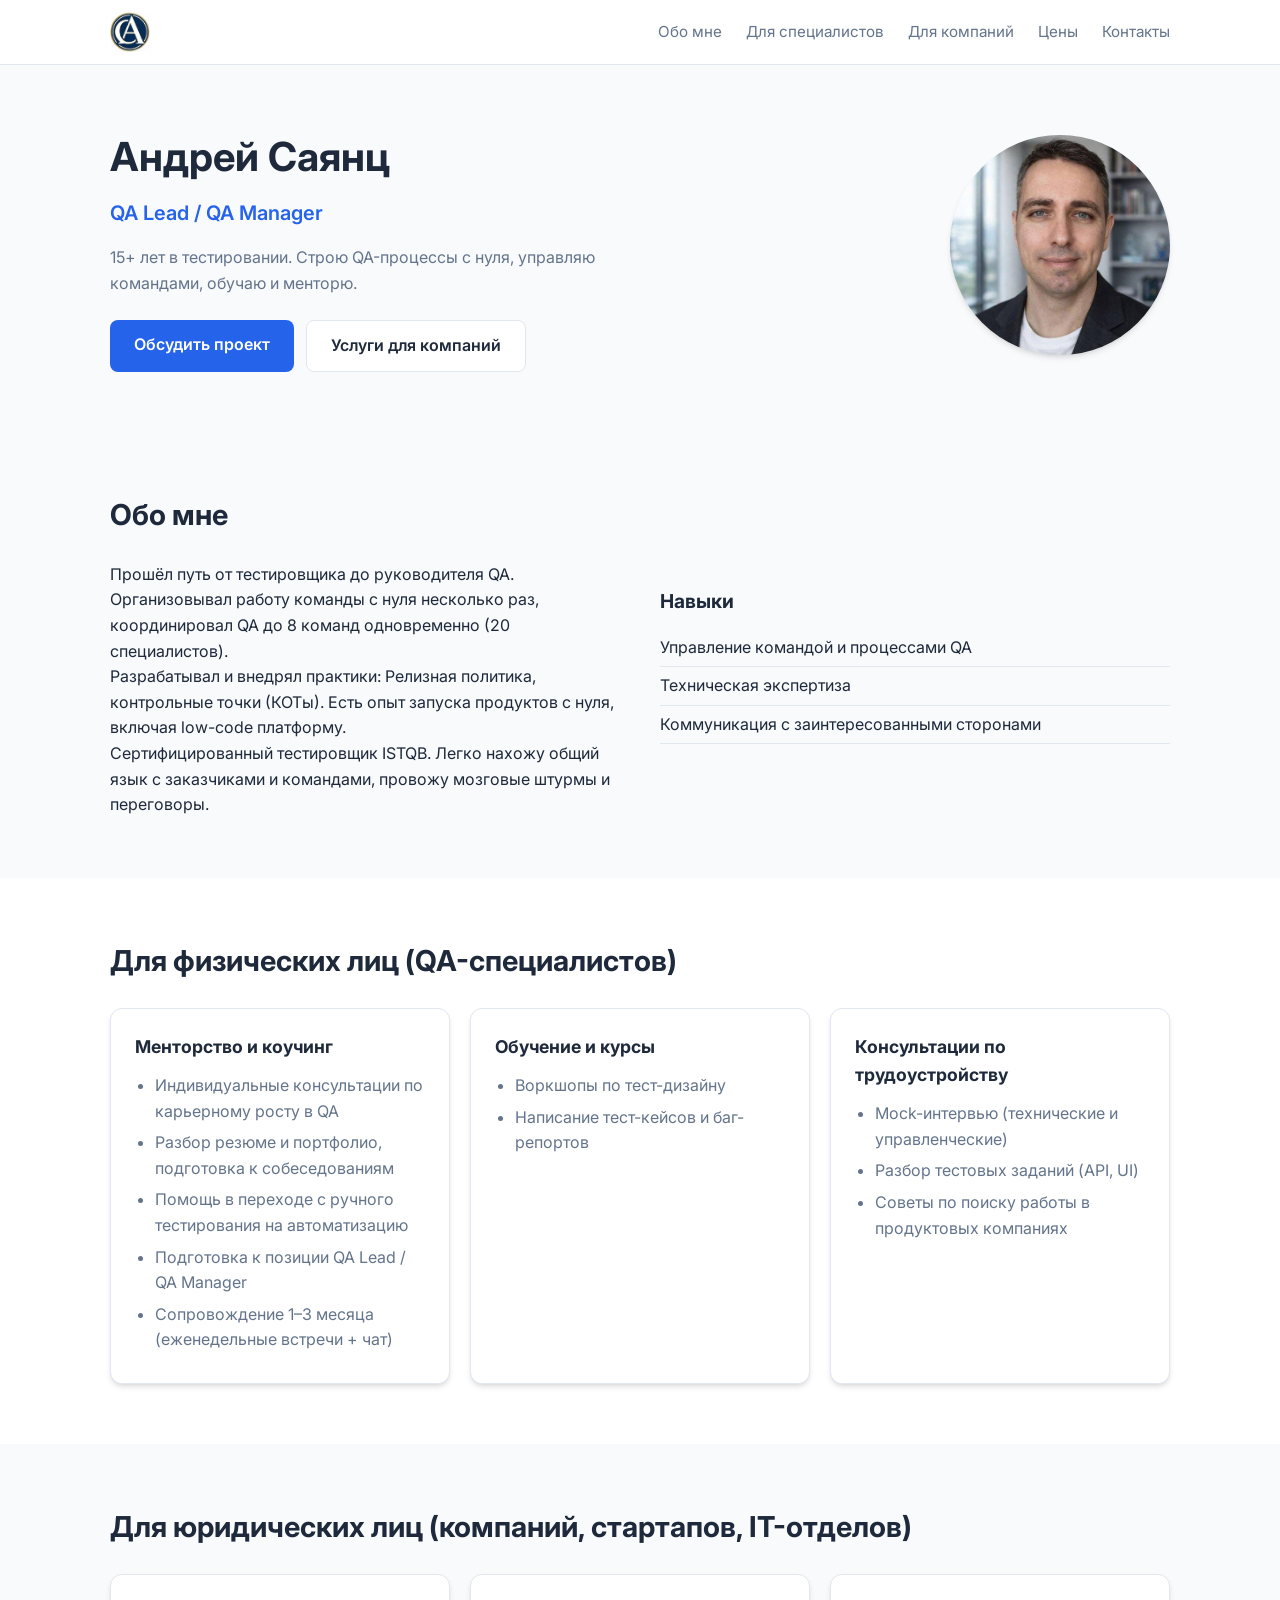
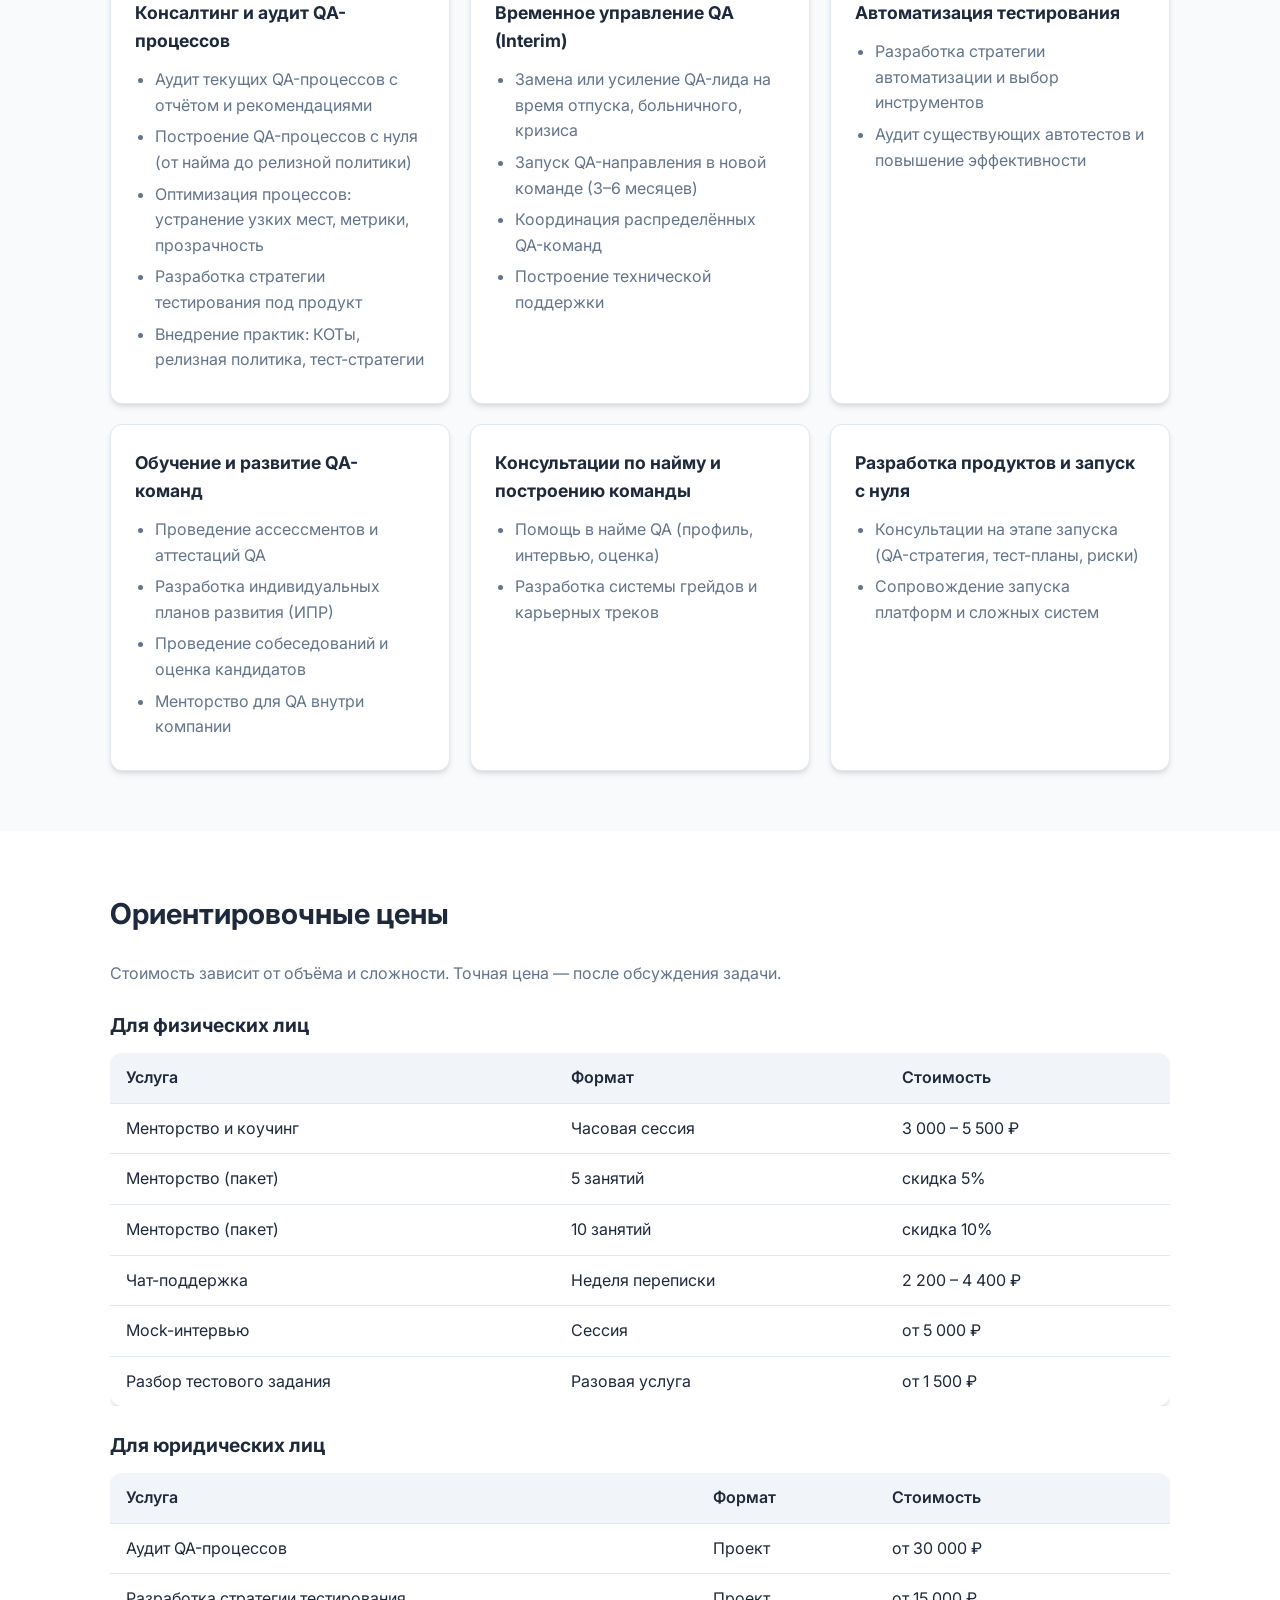
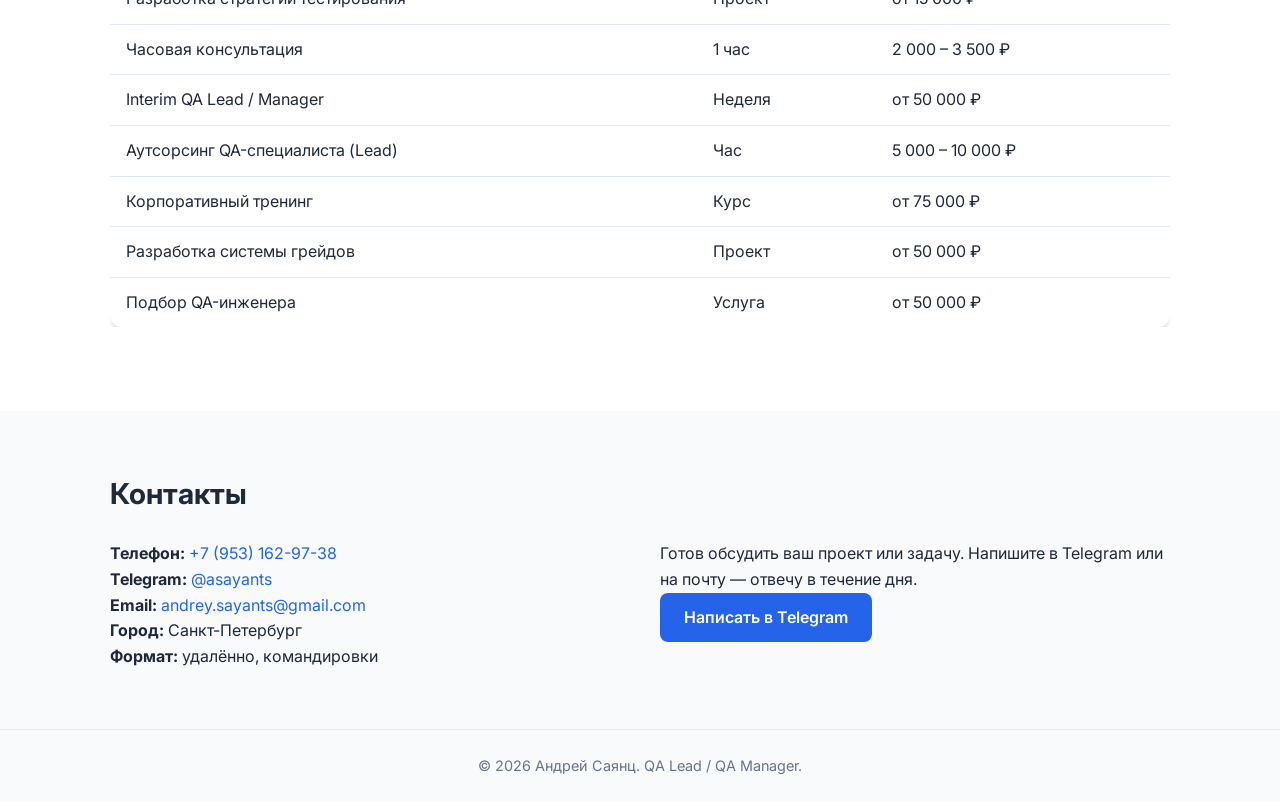
<file: index.html>
<!DOCTYPE html>
<html lang="ru">
<head>
  <meta charset="UTF-8">
  <meta name="viewport" content="width=device-width, initial-scale=1.0">
  <title>Андрей Саянц — QA Lead / QA Manager | Консалтинг и менторство</title>
  <meta name="description" content="Независимый QA-консультант. 15+ лет опыта. Аудит QA, построение процессов, менторство, автоматизация, обучение команд.">
  <link rel="stylesheet" href="style.css">
  <link rel="preconnect" href="https://fonts.googleapis.com">
  <link rel="preconnect" href="https://fonts.gstatic.com" crossorigin>
  <link href="https://fonts.googleapis.com/css2?family=Inter:wght@400;500;600;700&display=swap" rel="stylesheet">
  <link rel="icon" href="favicon.ico" type="image/x-icon">
</head>
<body>
  <header class="header">
    <div class="container header-container">
      <a href="#" class="logo">
      <img src="images/logoSAsmall.png" alt="Логотип Андрея Саянца">
      </a>
      <nav class="nav">
        <a href="#about">Обо мне</a>
        <a href="#services-b2c">Для специалистов</a>
        <a href="#services-b2b">Для компаний</a>
        <a href="#pricing">Цены</a>
        <a href="#contacts">Контакты</a>
      </nav>
      <button class="burger" aria-label="Меню">
        <span></span><span></span><span></span>
      </button>
    </div>
  </header>

  <main>
    <section class="hero">
      <div class="container hero-container">
        <div class="hero-text">
          <h1>Андрей Саянц</h1>
          <p class="subtitle">QA Lead / QA Manager</p>
          <p class="tagline">15+ лет в тестировании. Строю QA-процессы с нуля, управляю командами, обучаю и менторю.</p>
          <div class="hero-actions">
            <a href="#contacts" class="btn btn-primary">Обсудить проект</a>
            <a href="#services-b2b" class="btn btn-outline">Услуги для компаний</a>
          </div>
        </div>
        <div class="hero-image">
          <img src="images/avatar.jpg" alt="Андрей Саянц" class="avatar" onerror="this.style.display='none'">
        </div>
      </div>
    </section>

    <section id="about" class="section">
      <div class="container">
        <h2>Обо мне</h2>
        <div class="about-grid">
          <div>
            <p>Прошёл путь от тестировщика до руководителя QA. Организовывал работу команды с нуля несколько раз, координировал QA до 8 команд одновременно (20 специалистов).</p>
            <p>Разрабатывал и внедрял практики: Релизная политика, контрольные точки (КОТы). Есть опыт запуска продуктов с нуля, включая low-code платформу.</p>
            <p>Сертифицированный тестировщик ISTQB. Легко нахожу общий язык с заказчиками и командами, провожу мозговые штурмы и переговоры.</p>
          </div>
          <div>
            <h3>Навыки</h3>
            <ul class="skills">
              <li>Управление командой и процессами QA</li>
              <li>Техническая экспертиза</li>
              <li>Коммуникация с заинтересованными сторонами</li>
            </ul>
          </div>
        </div>
      </div>
    </section>

    <section id="services-b2c" class="section section-alt">
      <div class="container">
        <h2>Для физических лиц (QA-специалистов)</h2>
        <div class="cards">
          <div class="card">
            <h3>Менторство и коучинг</h3>
            <ul>
              <li>Индивидуальные консультации по карьерному росту в QA</li>
              <li>Разбор резюме и портфолио, подготовка к собеседованиям</li>
              <li>Помощь в переходе с ручного тестирования на автоматизацию</li>
              <li>Подготовка к позиции QA Lead / QA Manager</li>
              <li>Сопровождение 1–3 месяца (еженедельные встречи + чат)</li>
            </ul>
          </div>
          <div class="card">
            <h3>Обучение и курсы</h3>
            <ul>
              <li>Воркшопы по тест-дизайну</li>
              <li>Написание тест-кейсов и баг-репортов</li>              
            </ul>
          </div>
          <div class="card">
            <h3>Консультации по трудоустройству</h3>
            <ul>
              <li>Mock-интервью (технические и управленческие)</li>
              <li>Разбор тестовых заданий (API, UI)</li>
              <li>Советы по поиску работы в продуктовых компаниях</li>
            </ul>
          </div>
        </div>
      </div>
    </section>

    <section id="services-b2b" class="section">
      <div class="container">
        <h2>Для юридических лиц (компаний, стартапов, IT-отделов)</h2>
        <div class="cards">
          <div class="card">
            <h3>Консалтинг и аудит QA-процессов</h3>
            <ul>
              <li>Аудит текущих QA-процессов с отчётом и рекомендациями</li>
              <li>Построение QA-процессов с нуля (от найма до релизной политики)</li>
              <li>Оптимизация процессов: устранение узких мест, метрики, прозрачность</li>
              <li>Разработка стратегии тестирования под продукт</li>
              <li>Внедрение практик: КОТы, релизная политика, тест-стратегии</li>
            </ul>
          </div>
          <div class="card">
            <h3>Временное управление QA (Interim)</h3>
            <ul>
              <li>Замена или усиление QA-лида на время отпуска, больничного, кризиса</li>
              <li>Запуск QA-направления в новой команде (3–6 месяцев)</li>
              <li>Координация распределённых QA-команд</li>
              <li>Построение технической поддержки</li>
            </ul>
          </div>
          <div class="card">
            <h3>Автоматизация тестирования</h3>
            <ul>
              <li>Разработка стратегии автоматизации и выбор инструментов</li>
              <li>Аудит существующих автотестов и повышение эффективности</li>
            </ul>
          </div>
          <div class="card">
            <h3>Обучение и развитие QA-команд</h3>
            <ul>
              <li>Проведение ассессментов и аттестаций QA</li>
              <li>Разработка индивидуальных планов развития (ИПР)</li>
              <li>Проведение собеседований и оценка кандидатов</li>
              <li>Менторство для QA внутри компании</li>
            </ul>
          </div>
          <div class="card">
            <h3>Консультации по найму и построению команды</h3>
            <ul>
              <li>Помощь в найме QA (профиль, интервью, оценка)</li>
              <li>Разработка системы грейдов и карьерных треков</li>
            </ul>
          </div>
          <div class="card">
            <h3>Разработка продуктов и запуск с нуля</h3>
            <ul>
              <li>Консультации на этапе запуска (QA-стратегия, тест-планы, риски)</li>
              <li>Сопровождение запуска платформ и сложных систем</li>
            </ul>
          </div>
        </div>
      </div>
    </section>

    <section id="pricing" class="section section-alt">
      <div class="container">
        <h2>Ориентировочные цены</h2>
        <p class="pricing-note">Стоимость зависит от объёма и сложности. Точная цена — после обсуждения задачи.</p>
        <h3>Для физических лиц</h3>
        <div class="table-wrap">
          <table>
            <thead><tr><th>Услуга</th><th>Формат</th><th>Стоимость</th></tr></thead>
            <tbody>
              <tr><td>Менторство и коучинг</td><td>Часовая сессия</td><td>3 000 – 5 500 ₽</td></tr>
              <tr><td>Менторство (пакет)</td><td>5 занятий</td><td>скидка 5%</td></tr>
              <tr><td>Менторство (пакет)</td><td>10 занятий</td><td>скидка 10%</td></tr>
              <tr><td>Чат-поддержка</td><td>Неделя переписки</td><td>2 200 – 4 400 ₽</td></tr>
              <tr><td>Mock-интервью</td><td>Сессия</td><td>от 5 000 ₽</td></tr>
              <tr><td>Разбор тестового задания</td><td>Разовая услуга</td><td>от 1 500 ₽</td></tr>
            </tbody>
          </table>
        </div>
        <h3>Для юридических лиц</h3>
        <div class="table-wrap">
          <table>
            <thead><tr><th>Услуга</th><th>Формат</th><th>Стоимость</th></tr></thead>
            <tbody>
              <tr><td>Аудит QA-процессов</td><td>Проект</td><td>от 30 000 ₽</td></tr>
              <tr><td>Разработка стратегии тестирования</td><td>Проект</td><td>от 15 000 ₽</td></tr>
              <tr><td>Часовая консультация</td><td>1 час</td><td>2 000 – 3 500 ₽</td></tr>
              <tr><td>Interim QA Lead / Manager</td><td>Неделя</td><td>от 50 000 ₽</td></tr>
              <tr><td>Аутсорсинг QA-специалиста (Lead)</td><td>Час</td><td>5 000 – 10 000 ₽</td></tr>
              <tr><td>Корпоративный тренинг</td><td>Курс</td><td>от 75 000 ₽</td></tr>
              <tr><td>Разработка системы грейдов</td><td>Проект</td><td>от 50 000 ₽</td></tr>
              <tr><td>Подбор QA-инженера</td><td>Услуга</td><td>от 50 000 ₽</td></tr>
            </tbody>
          </table>
        </div>
      </div>
    </section>

    <section id="contacts" class="section">
      <div class="container">
        <h2>Контакты</h2>
        <div class="contacts-grid">
          <div>
            <p><strong>Телефон:</strong> <a href="tel:+79531629738">+7 (953) 162-97-38</a></p>
            <p><strong>Telegram:</strong> <a href="https://t.me/asayants" target="_blank">@asayants</a></p>
            <p><strong>Email:</strong> <a href="mailto:andrey.sayants@gmail.com">andrey.sayants@gmail.com</a></p>
            <p><strong>Город:</strong> Санкт-Петербург</p>
            <p><strong>Формат:</strong> удалённо, командировки</p>
          </div>
          <div>
            <p>Готов обсудить ваш проект или задачу. Напишите в Telegram или на почту — отвечу в течение дня.</p>
            <a href="https://t.me/asayants" class="btn btn-primary" target="_blank">Написать в Telegram</a>
          </div>
        </div>
      </div>
    </section>
  </main>

  <footer class="footer">
    <div class="container">
      <p>© <span id="year"></span> Андрей Саянц. QA Lead / QA Manager.</p>
    </div>
  </footer>

  <script src="script.js"></script>
</body>
</html>
</file>
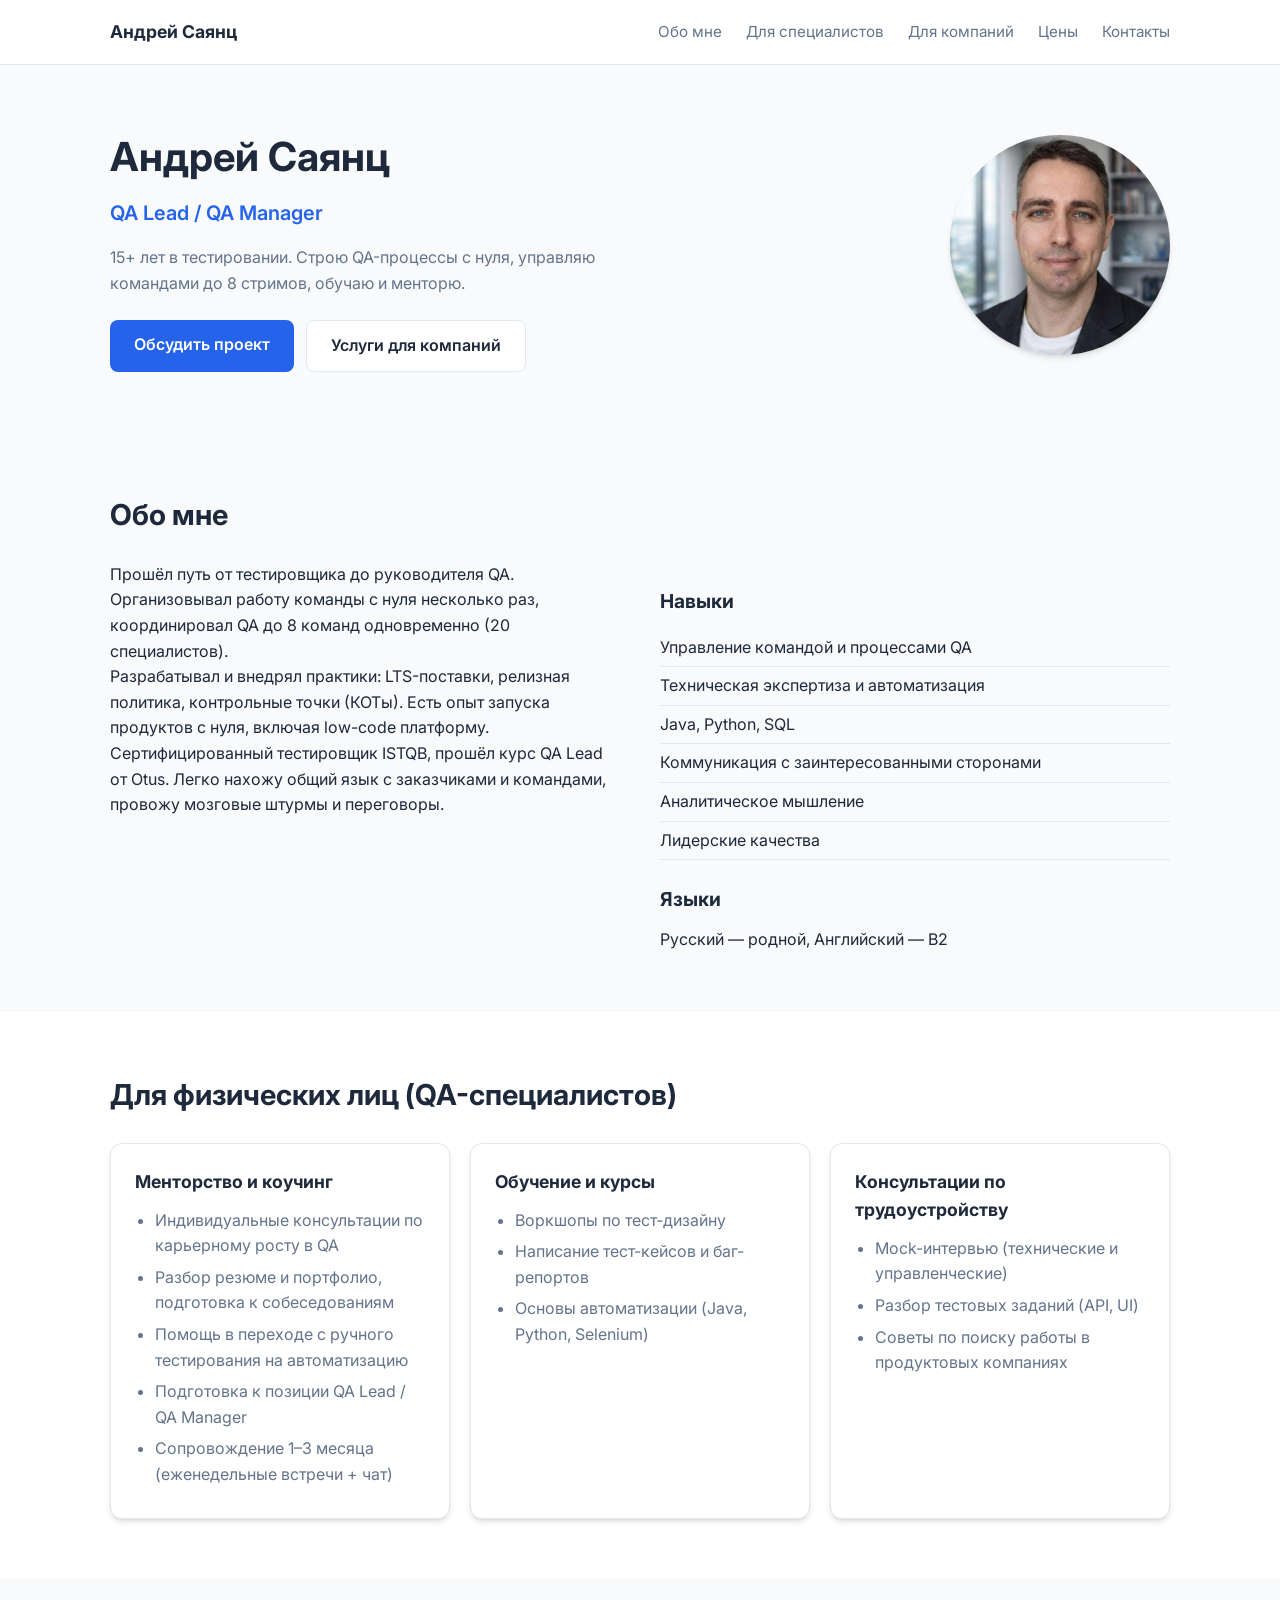
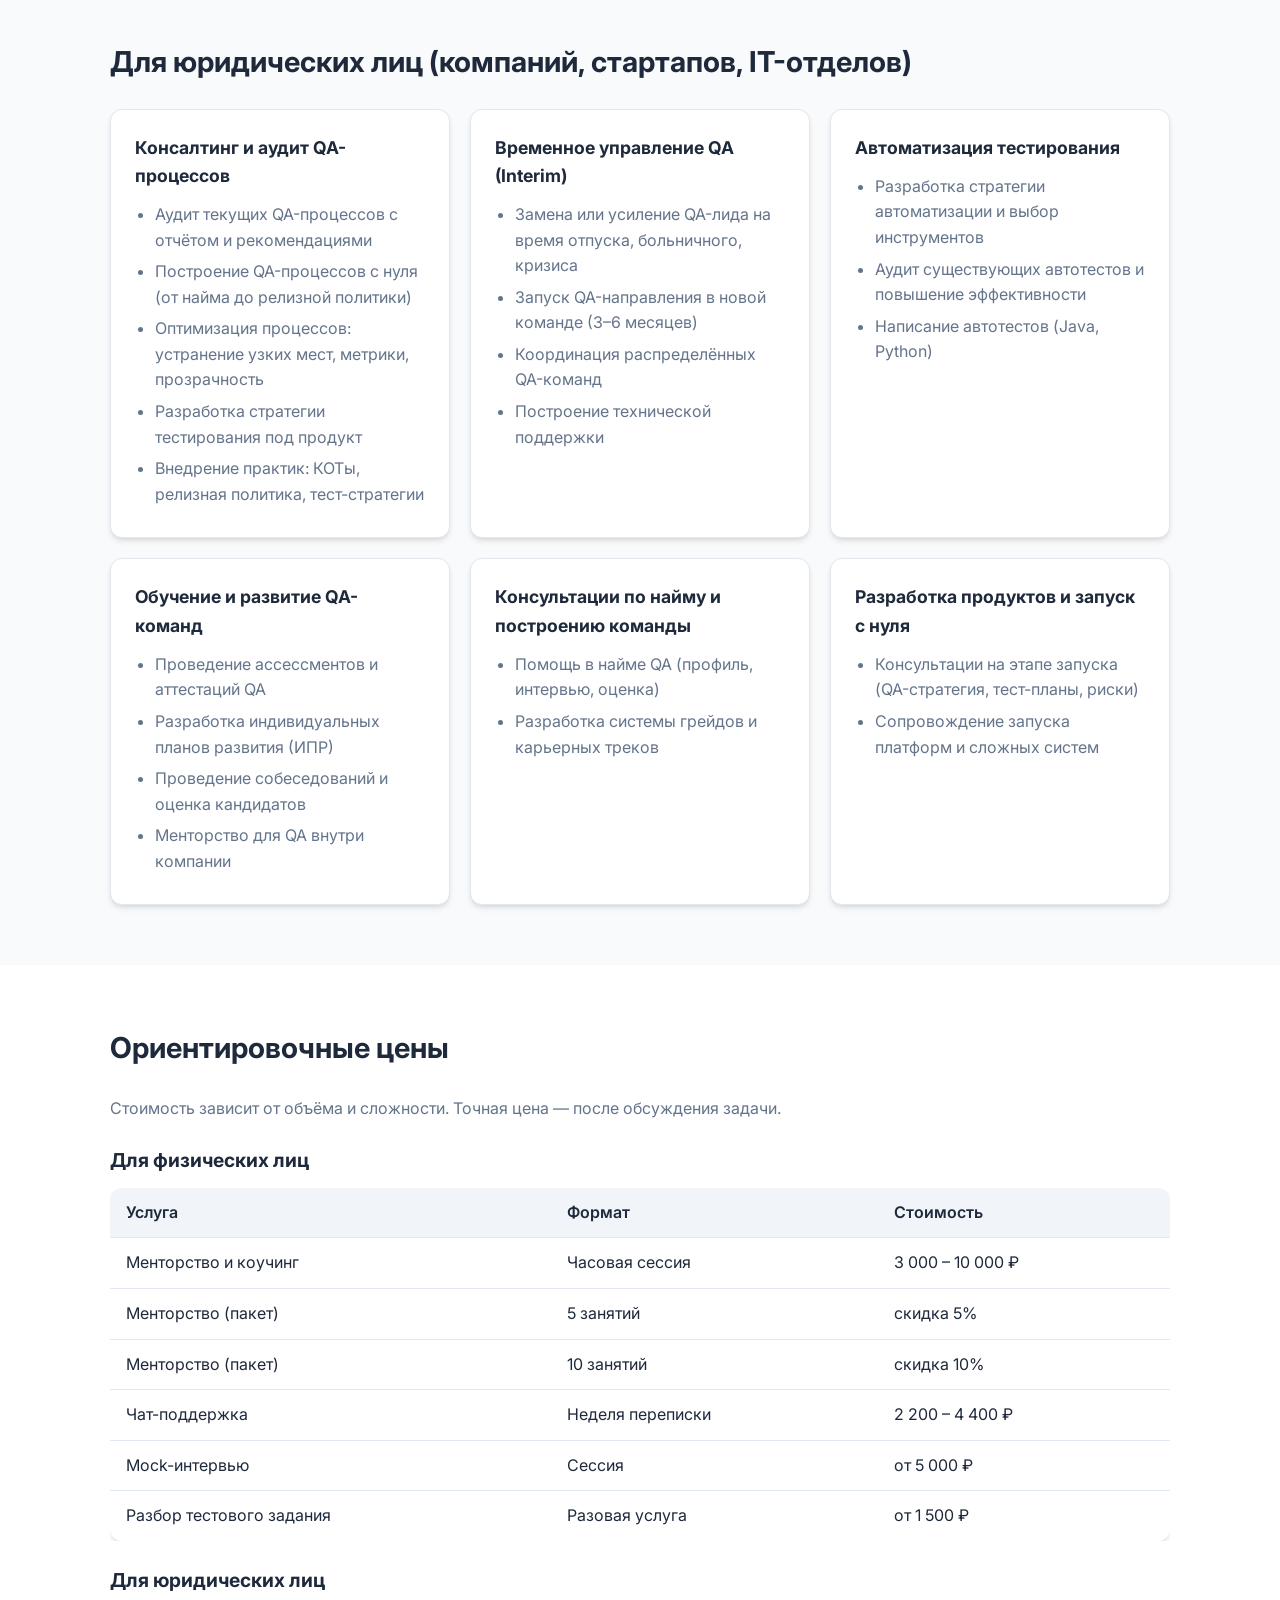
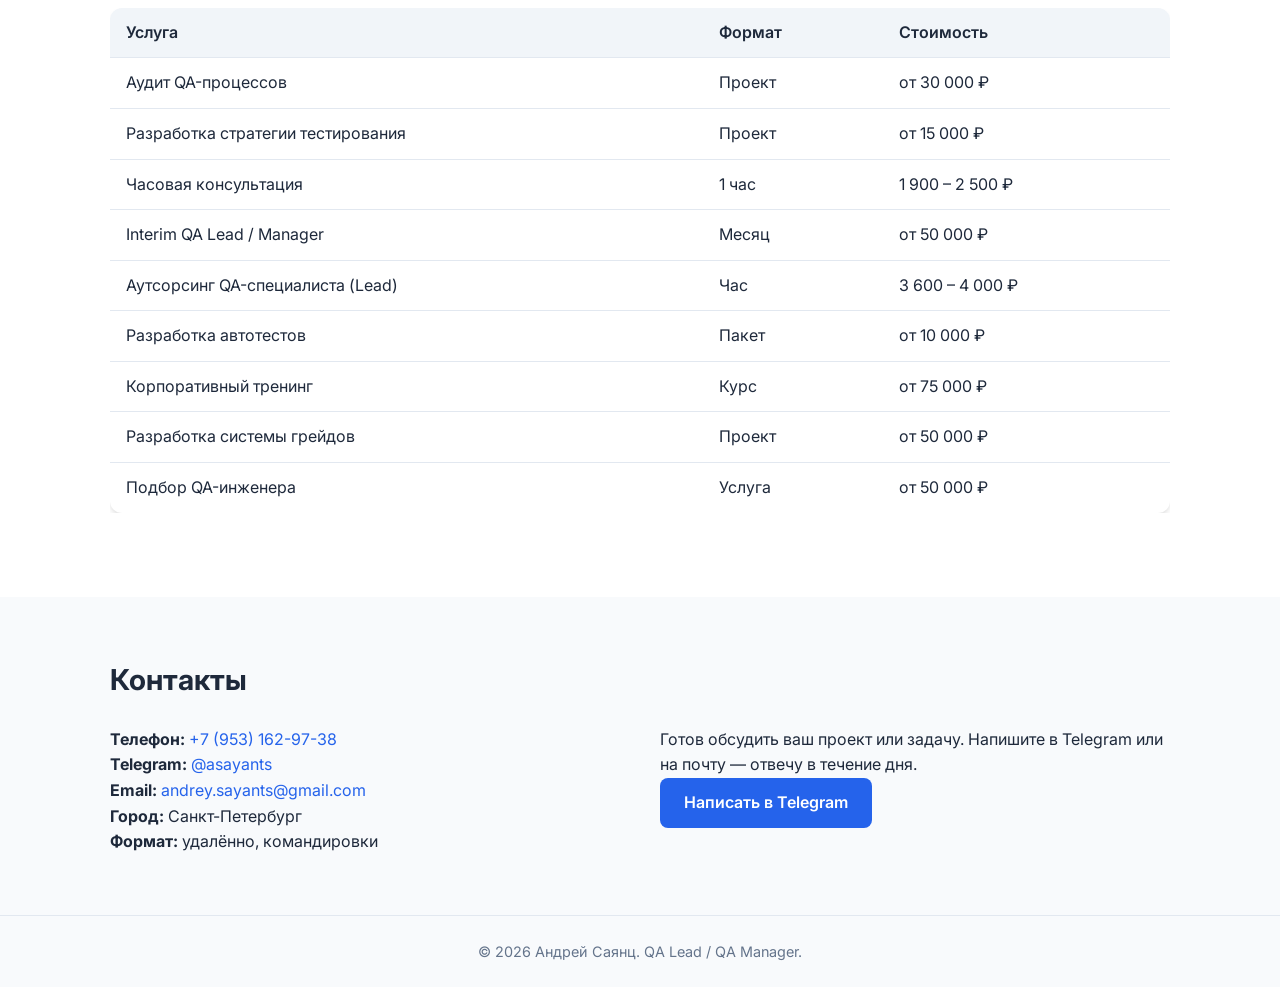
<file: index.html.html>
<!DOCTYPE html>
<html lang="ru">
<head>
  <meta charset="UTF-8">
  <meta name="viewport" content="width=device-width, initial-scale=1.0">
  <title>Андрей Саянц — QA Lead / QA Manager | Консалтинг и менторство</title>
  <meta name="description" content="Независимый QA-консультант. 15+ лет опыта. Аудит QA, построение процессов, менторство, автоматизация, обучение команд.">
  <link rel="stylesheet" href="style.css">
  <link rel="preconnect" href="https://fonts.googleapis.com">
  <link rel="preconnect" href="https://fonts.gstatic.com" crossorigin>
  <link href="https://fonts.googleapis.com/css2?family=Inter:wght@400;500;600;700&display=swap" rel="stylesheet">
</head>
<body>
  <header class="header">
    <div class="container header-container">
      <a href="#" class="logo">Андрей Саянц</a>
      <nav class="nav">
        <a href="#about">Обо мне</a>
        <a href="#services-b2c">Для специалистов</a>
        <a href="#services-b2b">Для компаний</a>
        <a href="#pricing">Цены</a>
        <a href="#contacts">Контакты</a>
      </nav>
      <button class="burger" aria-label="Меню">
        <span></span><span></span><span></span>
      </button>
    </div>
  </header>

  <main>
    <section class="hero">
      <div class="container hero-container">
        <div class="hero-text">
          <h1>Андрей Саянц</h1>
          <p class="subtitle">QA Lead / QA Manager</p>
          <p class="tagline">15+ лет в тестировании. Строю QA-процессы с нуля, управляю командами до 8 стримов, обучаю и менторю.</p>
          <div class="hero-actions">
            <a href="#contacts" class="btn btn-primary">Обсудить проект</a>
            <a href="#services-b2b" class="btn btn-outline">Услуги для компаний</a>
          </div>
        </div>
        <div class="hero-image">
          <img src="images/avatar.jpg" alt="Андрей Саянц" class="avatar" onerror="this.style.display='none'">
        </div>
      </div>
    </section>

    <section id="about" class="section">
      <div class="container">
        <h2>Обо мне</h2>
        <div class="about-grid">
          <div>
            <p>Прошёл путь от тестировщика до руководителя QA. Организовывал работу команды с нуля несколько раз, координировал QA до 8 команд одновременно (20 специалистов).</p>
            <p>Разрабатывал и внедрял практики: LTS-поставки, релизная политика, контрольные точки (КОТы). Есть опыт запуска продуктов с нуля, включая low-code платформу.</p>
            <p>Сертифицированный тестировщик ISTQB, прошёл курс QA Lead от Otus. Легко нахожу общий язык с заказчиками и командами, провожу мозговые штурмы и переговоры.</p>
          </div>
          <div>
            <h3>Навыки</h3>
            <ul class="skills">
              <li>Управление командой и процессами QA</li>
              <li>Техническая экспертиза и автоматизация</li>
              <li>Java, Python, SQL</li>
              <li>Коммуникация с заинтересованными сторонами</li>
              <li>Аналитическое мышление</li>
              <li>Лидерские качества</li>
            </ul>
            <h3>Языки</h3>
            <p>Русский — родной, Английский — B2</p>
          </div>
        </div>
      </div>
    </section>

    <section id="services-b2c" class="section section-alt">
      <div class="container">
        <h2>Для физических лиц (QA-специалистов)</h2>
        <div class="cards">
          <div class="card">
            <h3>Менторство и коучинг</h3>
            <ul>
              <li>Индивидуальные консультации по карьерному росту в QA</li>
              <li>Разбор резюме и портфолио, подготовка к собеседованиям</li>
              <li>Помощь в переходе с ручного тестирования на автоматизацию</li>
              <li>Подготовка к позиции QA Lead / QA Manager</li>
              <li>Сопровождение 1–3 месяца (еженедельные встречи + чат)</li>
            </ul>
          </div>
          <div class="card">
            <h3>Обучение и курсы</h3>
            <ul>
              <li>Воркшопы по тест-дизайну</li>
              <li>Написание тест-кейсов и баг-репортов</li>
              <li>Основы автоматизации (Java, Python, Selenium)</li>
            </ul>
          </div>
          <div class="card">
            <h3>Консультации по трудоустройству</h3>
            <ul>
              <li>Mock-интервью (технические и управленческие)</li>
              <li>Разбор тестовых заданий (API, UI)</li>
              <li>Советы по поиску работы в продуктовых компаниях</li>
            </ul>
          </div>
        </div>
      </div>
    </section>

    <section id="services-b2b" class="section">
      <div class="container">
        <h2>Для юридических лиц (компаний, стартапов, IT-отделов)</h2>
        <div class="cards">
          <div class="card">
            <h3>Консалтинг и аудит QA-процессов</h3>
            <ul>
              <li>Аудит текущих QA-процессов с отчётом и рекомендациями</li>
              <li>Построение QA-процессов с нуля (от найма до релизной политики)</li>
              <li>Оптимизация процессов: устранение узких мест, метрики, прозрачность</li>
              <li>Разработка стратегии тестирования под продукт</li>
              <li>Внедрение практик: КОТы, релизная политика, тест-стратегии</li>
            </ul>
          </div>
          <div class="card">
            <h3>Временное управление QA (Interim)</h3>
            <ul>
              <li>Замена или усиление QA-лида на время отпуска, больничного, кризиса</li>
              <li>Запуск QA-направления в новой команде (3–6 месяцев)</li>
              <li>Координация распределённых QA-команд</li>
              <li>Построение технической поддержки</li>
            </ul>
          </div>
          <div class="card">
            <h3>Автоматизация тестирования</h3>
            <ul>
              <li>Разработка стратегии автоматизации и выбор инструментов</li>
              <li>Аудит существующих автотестов и повышение эффективности</li>
              <li>Написание автотестов (Java, Python)</li>
            </ul>
          </div>
          <div class="card">
            <h3>Обучение и развитие QA-команд</h3>
            <ul>
              <li>Проведение ассессментов и аттестаций QA</li>
              <li>Разработка индивидуальных планов развития (ИПР)</li>
              <li>Проведение собеседований и оценка кандидатов</li>
              <li>Менторство для QA внутри компании</li>
            </ul>
          </div>
          <div class="card">
            <h3>Консультации по найму и построению команды</h3>
            <ul>
              <li>Помощь в найме QA (профиль, интервью, оценка)</li>
              <li>Разработка системы грейдов и карьерных треков</li>
            </ul>
          </div>
          <div class="card">
            <h3>Разработка продуктов и запуск с нуля</h3>
            <ul>
              <li>Консультации на этапе запуска (QA-стратегия, тест-планы, риски)</li>
              <li>Сопровождение запуска платформ и сложных систем</li>
            </ul>
          </div>
        </div>
      </div>
    </section>

    <section id="pricing" class="section section-alt">
      <div class="container">
        <h2>Ориентировочные цены</h2>
        <p class="pricing-note">Стоимость зависит от объёма и сложности. Точная цена — после обсуждения задачи.</p>
        <h3>Для физических лиц</h3>
        <div class="table-wrap">
          <table>
            <thead><tr><th>Услуга</th><th>Формат</th><th>Стоимость</th></tr></thead>
            <tbody>
              <tr><td>Менторство и коучинг</td><td>Часовая сессия</td><td>3 000 – 10 000 ₽</td></tr>
              <tr><td>Менторство (пакет)</td><td>5 занятий</td><td>скидка 5%</td></tr>
              <tr><td>Менторство (пакет)</td><td>10 занятий</td><td>скидка 10%</td></tr>
              <tr><td>Чат-поддержка</td><td>Неделя переписки</td><td>2 200 – 4 400 ₽</td></tr>
              <tr><td>Mock-интервью</td><td>Сессия</td><td>от 5 000 ₽</td></tr>
              <tr><td>Разбор тестового задания</td><td>Разовая услуга</td><td>от 1 500 ₽</td></tr>
            </tbody>
          </table>
        </div>
        <h3>Для юридических лиц</h3>
        <div class="table-wrap">
          <table>
            <thead><tr><th>Услуга</th><th>Формат</th><th>Стоимость</th></tr></thead>
            <tbody>
              <tr><td>Аудит QA-процессов</td><td>Проект</td><td>от 30 000 ₽</td></tr>
              <tr><td>Разработка стратегии тестирования</td><td>Проект</td><td>от 15 000 ₽</td></tr>
              <tr><td>Часовая консультация</td><td>1 час</td><td>1 900 – 2 500 ₽</td></tr>
              <tr><td>Interim QA Lead / Manager</td><td>Месяц</td><td>от 50 000 ₽</td></tr>
              <tr><td>Аутсорсинг QA-специалиста (Lead)</td><td>Час</td><td>3 600 – 4 000 ₽</td></tr>
              <tr><td>Разработка автотестов</td><td>Пакет</td><td>от 10 000 ₽</td></tr>
              <tr><td>Корпоративный тренинг</td><td>Курс</td><td>от 75 000 ₽</td></tr>
              <tr><td>Разработка системы грейдов</td><td>Проект</td><td>от 50 000 ₽</td></tr>
              <tr><td>Подбор QA-инженера</td><td>Услуга</td><td>от 50 000 ₽</td></tr>
            </tbody>
          </table>
        </div>
      </div>
    </section>

    <section id="contacts" class="section">
      <div class="container">
        <h2>Контакты</h2>
        <div class="contacts-grid">
          <div>
            <p><strong>Телефон:</strong> <a href="tel:+79531629738">+7 (953) 162-97-38</a></p>
            <p><strong>Telegram:</strong> <a href="https://t.me/asayants" target="_blank">@asayants</a></p>
            <p><strong>Email:</strong> <a href="mailto:andrey.sayants@gmail.com">andrey.sayants@gmail.com</a></p>
            <p><strong>Город:</strong> Санкт-Петербург</p>
            <p><strong>Формат:</strong> удалённо, командировки</p>
          </div>
          <div>
            <p>Готов обсудить ваш проект или задачу. Напишите в Telegram или на почту — отвечу в течение дня.</p>
            <a href="https://t.me/asayants" class="btn btn-primary" target="_blank">Написать в Telegram</a>
          </div>
        </div>
      </div>
    </section>
  </main>

  <footer class="footer">
    <div class="container">
      <p>© <span id="year"></span> Андрей Саянц. QA Lead / QA Manager.</p>
    </div>
  </footer>

  <script src="script.js"></script>
</body>
</html>
</file>
<file: style.css>
:root {
  --bg: #f8fafc;
  --text: #1e293b;
  --muted: #64748b;
  --primary: #2563eb;
  --primary-hover: #1d4ed8;
  --card-bg: #ffffff;
  --border: #e2e8f0;
  --radius: 12px;
  --shadow: 0 4px 6px -1px rgb(0 0 0 / 0.1), 0 2px 4px -2px rgb(0 0 0 / 0.1);
}
* { box-sizing: border-box; margin: 0; padding: 0; }
body { font-family: 'Inter', sans-serif; background: var(--bg); color: var(--text); line-height: 1.6; }
.container { max-width: 1100px; margin: 0 auto; padding: 0 20px; }
.header { background: #fff; border-bottom: 1px solid var(--border); position: sticky; top: 0; z-index: 10; }
.header-container { display: flex; align-items: center; justify-content: space-between; height: 64px; }
.logo { font-weight: 700; font-size: 1.1rem; color: var(--text); text-decoration: none; }
.logo img {
  height: 40px;        /* подберите высоту под ваш логотип */
  width: auto;         /* сохраняет пропорции */
  display: block;
}
.nav { display: flex; gap: 24px; }
.nav a { color: var(--muted); text-decoration: none; font-size: 0.95rem; transition: color 0.2s; }
.nav a:hover { color: var(--primary); }
.burger { display: none; background: none; border: none; cursor: pointer; flex-direction: column; gap: 4px; }
.burger span { width: 24px; height: 2px; background: var(--text); }
.hero { padding: 60px 0; }
.hero-container { display: flex; align-items: center; gap: 40px; }
.hero-text { flex: 1; }
.hero-text h1 { font-size: 2.5rem; margin-bottom: 8px; }
.subtitle { font-size: 1.25rem; color: var(--primary); font-weight: 600; margin-bottom: 16px; }
.tagline { color: var(--muted); margin-bottom: 24px; max-width: 500px; }
.hero-actions { display: flex; gap: 12px; flex-wrap: wrap; }
.btn { display: inline-block; padding: 12px 24px; border-radius: 8px; text-decoration: none; font-weight: 600; transition: all 0.2s; }
.btn-primary { background: var(--primary); color: #fff; }
.btn-primary:hover { background: var(--primary-hover); }
.btn-outline { border: 1px solid var(--border); color: var(--text); background: #fff; }
.btn-outline:hover { border-color: var(--primary); color: var(--primary); }
.avatar { width: 220px; height: 220px; border-radius: 50%; object-fit: cover; box-shadow: var(--shadow); background: #e2e8f0; }
.section { padding: 60px 0; }
.section-alt { background: #fff; }
.section h2 { font-size: 1.8rem; margin-bottom: 24px; }
.section h3 { font-size: 1.2rem; margin: 24px 0 12px; }
.about-grid { display: grid; grid-template-columns: 1fr 1fr; gap: 40px; }
.skills { list-style: none; padding: 0; }
.skills li { padding: 6px 0; border-bottom: 1px solid var(--border); }
.cards { display: grid; grid-template-columns: repeat(auto-fit, minmax(280px, 1fr)); gap: 20px; }
.card { background: var(--card-bg); border: 1px solid var(--border); border-radius: var(--radius); padding: 24px; box-shadow: var(--shadow); }
.card h3 { margin-top: 0; margin-bottom: 12px; font-size: 1.1rem; }
.card ul { padding-left: 20px; color: var(--muted); }
.card li { margin-bottom: 6px; }
.table-wrap { overflow-x: auto; margin-bottom: 24px; }
table { width: 100%; border-collapse: collapse; background: #fff; border-radius: var(--radius); overflow: hidden; box-shadow: var(--shadow); }
th, td { padding: 12px 16px; text-align: left; border-bottom: 1px solid var(--border); }
th { background: #f1f5f9; font-weight: 600; }
tr:last-child td { border-bottom: none; }
.pricing-note { color: var(--muted); margin-bottom: 16px; }
.contacts-grid { display: grid; grid-template-columns: 1fr 1fr; gap: 40px; }
.contacts-grid a:not(.btn) { color: var(--primary); text-decoration: none; }
.contacts-grid a:hover { text-decoration: underline; }
.footer { padding: 24px 0; text-align: center; color: var(--muted); font-size: 0.9rem; border-top: 1px solid var(--border); }
@media (max-width: 768px) {
  .nav { display: none; }
  .burger { display: flex; }
  .hero-container { flex-direction: column-reverse; text-align: center; }
  .hero-actions { justify-content: center; }
  .about-grid, .contacts-grid { grid-template-columns: 1fr; }
  .hero-text h1 { font-size: 2rem; }
}
</file>
